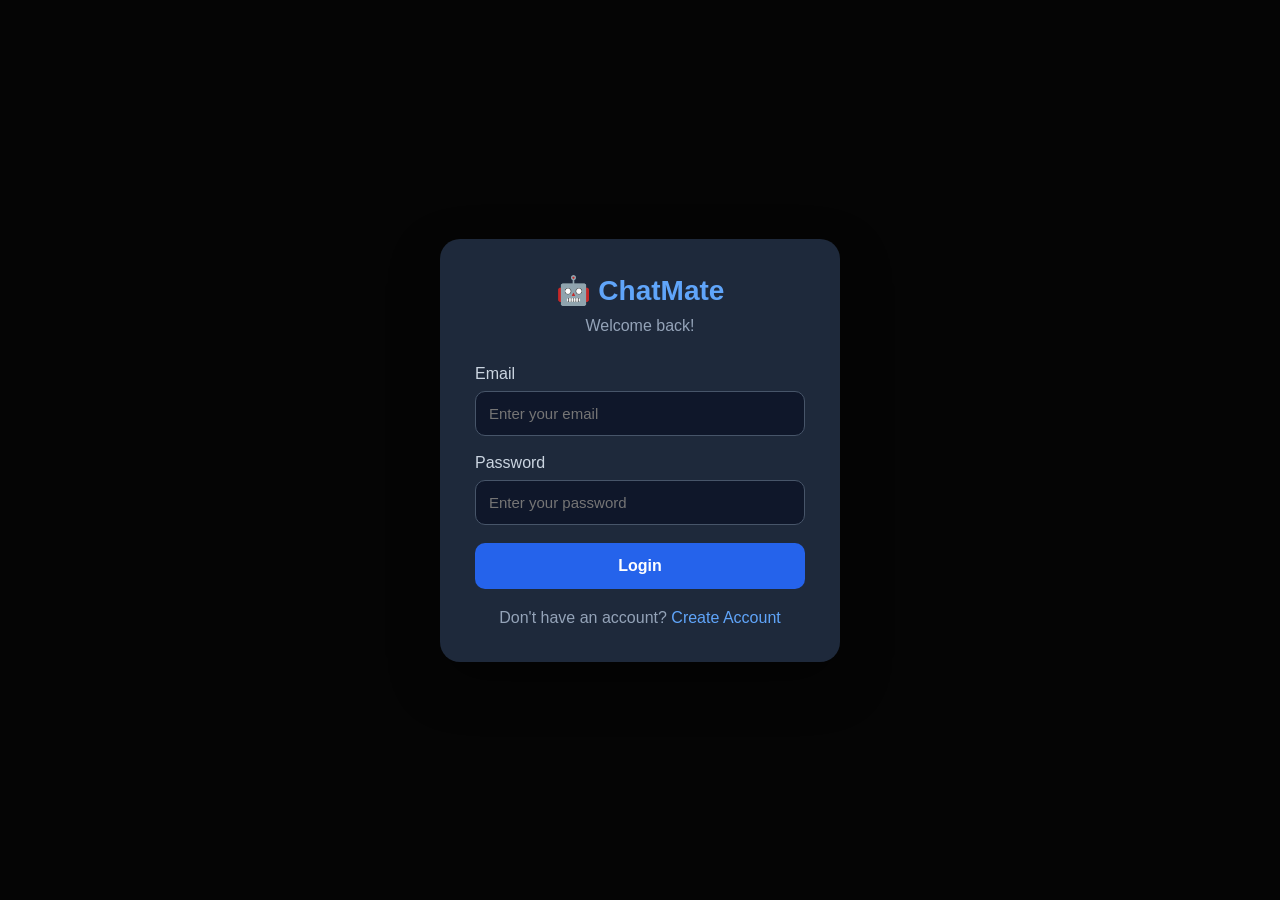
<file: frontend/login.html>
<!DOCTYPE html>
<html lang="en">

<head>
    <meta charset="UTF-8">
    <meta name="viewport" content="width=device-width, initial-scale=1.0">

    <title>ChatMate - Login</title>

    <style>
        * {
            box-sizing: border-box;
            margin: 0;
            padding: 0;
        }

        body {
            min-height: 100vh;
            display: flex;
            justify-content: center;
            align-items: center;
            background: #0f172a;
            font-family: Arial, sans-serif;
            color: white;
        }

        .login-box {
            width: 400px;
            padding: 35px;
            background: #1e293b;
            border-radius: 20px;
            box-shadow: 0 20px 50px rgba(0, 0, 0, 0.4);
        }

        .logo {
            text-align: center;
            font-size: 28px;
            font-weight: bold;
            color: #60a5fa;
            margin-bottom: 10px;
        }

        .subtitle {
            text-align: center;
            color: #94a3b8;
            margin-bottom: 30px;
        }

        .input-group {
            margin-bottom: 18px;
        }

        label {
            display: block;
            margin-bottom: 8px;
            color: #cbd5e1;
        }

        input {
            width: 100%;
            padding: 13px;
            border: 1px solid #475569;
            border-radius: 10px;
            background: #0f172a;
            color: white;
            outline: none;
            font-size: 15px;
        }

        input:focus {
            border-color: #3b82f6;
        }

        button {
            width: 100%;
            padding: 14px;
            border: none;
            border-radius: 10px;
            background: #2563eb;
            color: white;
            font-size: 16px;
            font-weight: bold;
            cursor: pointer;
        }

        button:hover {
            background: #1d4ed8;
        }

        #message {
            text-align: center;
            margin-top: 18px;
            color: #60a5fa;
        }

        .register-link {
            text-align: center;
            margin-top: 20px;
            color: #94a3b8;
        }

        .register-link a {
            color: #60a5fa;
            text-decoration: none;
        }
        body {
    background: #050505;
    color: #f5f5f5;
    font-family: Arial, sans-serif;
}

.auth-container {
    min-height: 100vh;
    display: flex;
    align-items: center;
    justify-content: center;
    background: #050505;
}

.auth-box {
    width: 390px;
    padding: 35px;
    background: #0d0d0d;
    border: 1px solid #252525;
    border-radius: 18px;
    box-shadow: 0 20px 60px rgba(0,0,0,.6);
}

.auth-box h1 {
    text-align: center;
    margin-bottom: 8px;
}

.auth-box p {
    text-align: center;
    color: #777;
    font-size: 13px;
    margin-bottom: 25px;
}

.auth-box input,
.auth-box select {
    width: 100%;
    padding: 13px;
    margin-bottom: 12px;
    background: #151515;
    border: 1px solid #292929;
    border-radius: 9px;
    color: white;
    outline: none;
}

.auth-box input:focus,
.auth-box select:focus {
    border-color: #3b82f6;
}

.auth-box button {
    width: 100%;
    padding: 13px;
    border: none;
    border-radius: 9px;
    background: #2563eb;
    color: white;
    font-weight: 600;
    cursor: pointer;
}

.auth-box button:hover {
    background: #1d4ed8;
}

.auth-box a {
    color: #3b82f6;
    text-decoration: none;
}
    </style>
</head>

<body>

    <div class="login-box">

        <div class="logo">🤖 ChatMate</div>

        <p class="subtitle">
            Welcome back!
        </p>

        <form id="loginForm">

            <div class="input-group">

                <label>Email</label>

                <input
                    type="email"
                    id="email"
                    placeholder="Enter your email"
                    required
                >

            </div>


            <div class="input-group">

                <label>Password</label>

                <input
                    type="password"
                    id="password"
                    placeholder="Enter your password"
                    required
                >

            </div>


            <button type="submit">
                Login
            </button>

        </form>


        <p id="message"></p>


        <div class="register-link">

            Don't have an account?

            <a href="register.html">
                Create Account
            </a>

        </div>

    </div>


    <script>

        const loginForm =
            document.getElementById("loginForm");

        const message =
            document.getElementById("message");


        loginForm.addEventListener("submit", async function(event) {

            event.preventDefault();


            const email =
                document.getElementById("email").value.trim();

            const password =
                document.getElementById("password").value;


            message.textContent = "Logging in...";


            try {

                const response = await fetch(
                    "http://localhost:8082/api/auth/login",
                    {
                        method: "POST",

                        headers: {
                            "Content-Type": "application/json"
                        },

                        body: JSON.stringify({
                            email: email,
                            password: password
                        })
                    }
                );


                const result = await response.json();

if (result && result.id) {

    localStorage.setItem("userId", result.id);
    localStorage.setItem("userName", result.name);
    localStorage.setItem("userEmail", result.email);

    message.textContent = "Login successful!";

    setTimeout(function() {

        window.location.href = "index.html";

    }, 1000);

} else {

    message.textContent =
        "Invalid email or password!";
}


            } catch (error) {

                console.error(error);

                message.textContent =
                    "invalid password.";
            }

        });

    </script>

</body>

</html>
</file>
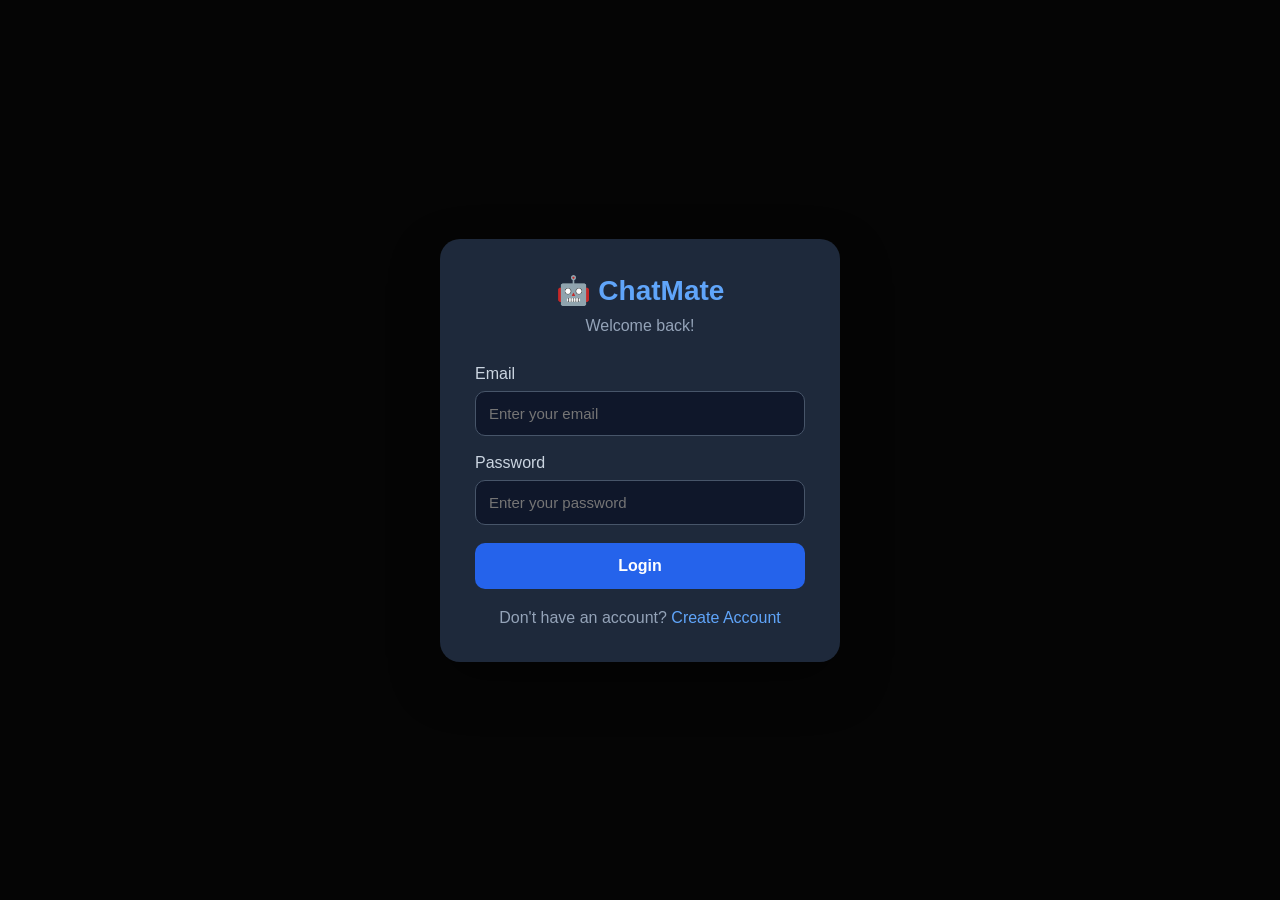
<file: frontend/profile.html>
<!DOCTYPE html>
<html lang="en">

<head>

    <meta charset="UTF-8">
    <meta name="viewport" content="width=device-width, initial-scale=1.0">

    <title>ChatMate - Profile</title>

    <link rel="stylesheet"
          href="https://cdnjs.cloudflare.com/ajax/libs/font-awesome/6.7.2/css/all.min.css">

    <style>

        * {
            margin: 0;
            padding: 0;
            box-sizing: border-box;
            font-family: Arial, sans-serif;
        }

        body {
            min-height: 100vh;
           background: #050505;
    color: #f5f5f5;
            display: flex;
            justify-content: center;
            padding: 35px 20px;
        }

        .profile-card {
            width: 100%;
            max-width: 600px;
           background: linear-gradient(145deg, #111111, #080808);
            border: 1px solid #263449;
            border-radius: 24px;
            padding: 30px;
            box-shadow: 0 30px 80px rgba(0,0,0,.5);
        }

        /* TOP */

        .top-bar {
            display: flex;
            align-items: center;
            justify-content: space-between;
            margin-bottom: 30px;
        }

        .brand {
            display: flex;
            align-items: center;
            gap: 10px;
            font-size: 20px;
            font-weight: 700;
            color: #f8fafc;
        }

        .brand-icon {
            width: 40px;
            height: 40px;
            border-radius: 12px;
            display: flex;
            align-items: center;
            justify-content: center;
            background: linear-gradient(135deg,#2563eb,#4f46e5);
            color: white;
        }

        .back-btn {
            border: 1px solid #334155;
            background: rgba(255,255,255,.03);
            color: #cbd5e1;
            padding: 10px 13px;
            border-radius: 10px;
            cursor: pointer;
        }

        .back-btn:hover {
            background: rgba(59,130,246,.12);
            border-color: #3b82f6;
        }

        /* PROFILE */

        .profile-main {
            text-align: center;
        }

        .avatar {
            width: 100px;
            height: 100px;
            margin: auto;
            border-radius: 28px;

            display: flex;
            align-items: center;
            justify-content: center;

            background: linear-gradient(135deg,#2563eb,#4f46e5);
            color: white;

            font-size: 30px;
            font-weight: 700;

            box-shadow: 0 12px 35px rgba(37,99,235,.35);
        }

        .profile-main h1 {
            margin-top: 18px;
            font-size: 25px;
            color: #f8fafc;
        }

        .profile-main p {
            margin-top: 7px;
            color: #64748b;
            font-size: 14px;
        }

        .online {
            display: inline-flex;
            gap: 6px;
            align-items: center;
            margin-top: 12px;
            padding: 6px 11px;
            border-radius: 20px;
            background: rgba(34,197,94,.08);
            color: #4ade80;
            font-size: 12px;
        }

        .online i {
            font-size: 7px;
        }

        /* SECTION */

        .section-title {
            margin-top: 32px;
            margin-bottom: 12px;
            color: #94a3b8;
            font-size: 12px;
            text-transform: uppercase;
            letter-spacing: 1px;
        }

        /* INFO */

        .info-box {
            display: flex;
            align-items: center;
            gap: 14px;
            padding: 15px;
            margin-bottom: 10px;

            background: rgba(255,255,255,.035);
            border: 1px solid #263449;
            border-radius: 14px;
        }

        .info-icon {
            width: 40px;
            height: 40px;
            flex-shrink: 0;

            display: flex;
            align-items: center;
            justify-content: center;

            border-radius: 11px;
            background: rgba(37,99,235,.12);
            color: #60a5fa;
        }

        .info-content {
            min-width: 0;
        }

        .info-label {
            display: block;
            font-size: 11px;
            color: #64748b;
            margin-bottom: 4px;
        }

        .info-value {
            display: block;
            color: #e2e8f0;
            font-size: 14px;
            overflow: hidden;
            text-overflow: ellipsis;
            white-space: nowrap;
        }

        /* SETTINGS */

        .setting-box {
            display: flex;
            align-items: center;
            justify-content: space-between;

            padding: 15px;

            margin-bottom: 10px;

            background: rgba(255,255,255,.035);
            border: 1px solid #263449;
            border-radius: 14px;
        }

        .setting-left {
            display: flex;
            align-items: center;
            gap: 13px;
        }

        .setting-icon {
            width: 40px;
            height: 40px;

            display: flex;
            align-items: center;
            justify-content: center;

            border-radius: 11px;

            background: rgba(37,99,235,.12);
            color: #60a5fa;
        }

        .setting-text strong {
            display: block;
            color: #e2e8f0;
            font-size: 14px;
        }

        .setting-text span {
            display: block;
            color: #64748b;
            font-size: 11px;
            margin-top: 4px;
        }

        /* TOGGLE */

        .switch {
            position: relative;
            width: 44px;
            height: 24px;
        }

        .switch input {
            display: none;
        }

        .slider {
            position: absolute;
            inset: 0;
            border-radius: 20px;
            background: #334155;
            cursor: pointer;
            transition: .25s;
        }

        .slider:before {
            content: "";
            position: absolute;
            width: 18px;
            height: 18px;
            left: 3px;
            top: 3px;
            background: white;
            border-radius: 50%;
            transition: .25s;
        }

        input:checked + .slider {
            background: #2563eb;
        }

        input:checked + .slider:before {
            transform: translateX(20px);
        }

        /* LANGUAGE */

        .language-select {
            background: #0f172a;
            color: #e2e8f0;
            border: 1px solid #334155;
            border-radius: 9px;
            padding: 8px 10px;
            cursor: pointer;
            outline: none;
        }

        .language-select:focus {
            border-color: #3b82f6;
        }

        /* BUTTONS */

        .actions {
            display: flex;
            gap: 10px;
            margin-top: 30px;
        }

        .action-btn {
            flex: 1;
            padding: 13px;
            border-radius: 12px;
            cursor: pointer;
            font-size: 13px;
            font-weight: 600;
        }

        .chat-btn {
            border: none;
            background: linear-gradient(135deg,#2563eb,#4f46e5);
            color: white;
        }

        .chat-btn:hover {
            box-shadow: 0 8px 20px rgba(37,99,235,.25);
        }

        .logout-btn {
            border: 1px solid #7f1d1d;
            background: rgba(239,68,68,.06);
            color: #f87171;
        }

        .logout-btn:hover {
            background: rgba(239,68,68,.12);
        }

        /* LIGHT MODE */

        body.light-mode .info-box,
        body.light-mode .setting-box {
            background: #f8fafc;
            border-color: #e2e8f0;
        }

        body.light-mode .language-select {
            background: white;
            color: #0f172a;
        }

        @media (max-width: 600px) {

            body {
                padding: 15px;
            }

            .profile-card {
                padding: 22px 18px;
            }

            .actions {
                flex-direction: column;
            }

        }

    </style>

</head>


<body>

<div class="profile-card">

    <!-- TOP -->

    <div class="top-bar">

        <div class="brand">

            <div class="brand-icon">
                <i class="fa-solid fa-robot"></i>
            </div>

            <span>ChatMate</span>

        </div>

        <button class="back-btn" id="backBtn">
            <i class="fa-solid fa-arrow-left"></i>
        </button>

    </div>


    <!-- PROFILE -->

    <div class="profile-main">

        <div class="avatar" id="profileAvatar">
            AS
        </div>

        <h1 id="profileName">
            User
        </h1>

        <p id="profileEmail">
            email@example.com
        </p>

        <div class="online">
            <i class="fa-solid fa-circle"></i>
            Account Active
        </div>

    </div>


    <!-- ACCOUNT INFORMATION -->

    <div class="section-title">
        Account Information
    </div>


    <div class="info-box">

        <div class="info-icon">
            <i class="fa-regular fa-user"></i>
        </div>

        <div class="info-content">

            <span class="info-label">
                Full Name
            </span>

            <span class="info-value" id="infoName">
                User
            </span>

        </div>

    </div>


    <div class="info-box">

        <div class="info-icon">
            <i class="fa-regular fa-envelope"></i>
        </div>

        <div class="info-content">

            <span class="info-label">
                Email Address
            </span>

            <span class="info-value" id="infoEmail">
                email@example.com
            </span>

        </div>

    </div>


    <div class="info-box">

        <div class="info-icon">
            <i class="fa-solid fa-id-card"></i>
        </div>

        <div class="info-content">

            <span class="info-label">
                User ID
            </span>

            <span class="info-value" id="infoId">
                -
            </span>

        </div>

    </div>


    <!-- SETTINGS -->

    <div class="section-title">
        Settings
    </div>


    <!-- APPEARANCE -->

    <div class="setting-box">

        <div class="setting-left">

            <div class="setting-icon">
                <i class="fa-solid fa-palette"></i>
            </div>

            <div class="setting-text">

                <strong>Appearance</strong>

                <span>Switch between dark and light mode</span>

            </div>

        </div>


        <label class="switch">

            <input type="checkbox" id="themeToggle">

            <span class="slider"></span>

        </label>

    </div>


    <!-- LANGUAGE -->

    <div class="setting-box">

        <div class="setting-left">

            <div class="setting-icon">
                <i class="fa-solid fa-language"></i>
            </div>

            <div class="setting-text">

                <strong>Language</strong>

                <span>Preferred ChatMate language</span>

            </div>

        </div>


        <select class="language-select" id="languageSelect">

            <option value="English">English</option>

            <option value="Hindi">Hindi</option>

            <option value="Marathi">Marathi</option>

        </select>

    </div>


    <!-- ACCOUNT -->

    <div class="setting-box">

        <div class="setting-left">

            <div class="setting-icon">
                <i class="fa-solid fa-user-gear"></i>
            </div>

            <div class="setting-text">

                <strong>Account</strong>

                <span>Manage your ChatMate account</span>

            </div>

        </div>

        <i class="fa-solid fa-chevron-right"
           style="color:#64748b;font-size:12px;">
        </i>

    </div>


    <!-- ACTIONS -->

    <div class="actions">

        <button class="action-btn chat-btn" id="chatBtn">

            <i class="fa-solid fa-message"></i>

            Back to Chat

        </button>


        <button class="action-btn logout-btn" id="logoutBtn">

            <i class="fa-solid fa-right-from-bracket"></i>

            Logout

        </button>

    </div>

</div>


<script>

    /* =====================================
       USER DATA
    ===================================== */

    const userId =
        localStorage.getItem("userId");

    const userName =
        localStorage.getItem("userName") || "User";

    const userEmail =
        localStorage.getItem("userEmail") || "";


    /* =====================================
       LOGIN CHECK
    ===================================== */

    if (!userId) {

        window.location.href = "login.html";

    }


    /* =====================================
       INITIALS
    ===================================== */

    function getInitials(name) {

        const words =
            name.trim().split(/\s+/);

        if (words.length === 1) {

            return words[0]
                .substring(0, 2)
                .toUpperCase();

        }

        return (
            words[0].charAt(0) +
            words[words.length - 1].charAt(0)
        ).toUpperCase();

    }


    const initials =
        getInitials(userName);


    /* =====================================
       DISPLAY USER
    ===================================== */

    document.getElementById(
        "profileAvatar"
    ).textContent = initials;


    document.getElementById(
        "profileName"
    ).textContent = userName;


    document.getElementById(
        "profileEmail"
    ).textContent = userEmail;


    document.getElementById(
        "infoName"
    ).textContent = userName;


    document.getElementById(
        "infoEmail"
    ).textContent = userEmail;


    document.getElementById(
        "infoId"
    ).textContent = "#" + userId;


    /* =====================================
       BACK TO CHAT
    ===================================== */

    document.getElementById(
        "backBtn"
    ).addEventListener(
        "click",
        function () {

            window.location.href =
                "index.html";

        }
    );


    document.getElementById(
        "chatBtn"
    ).addEventListener(
        "click",
        function () {

            window.location.href =
                "index.html";

        }
    );


    /* =====================================
       LOGOUT
    ===================================== */

    document.getElementById(
        "logoutBtn"
    ).addEventListener(
        "click",
        function () {

            localStorage.removeItem("userId");

            localStorage.removeItem("userName");

            localStorage.removeItem("userEmail");

            window.location.href =
                "login.html";

        }
    );


    /* =====================================
       APPEARANCE
    ===================================== */

    const themeToggle =
        document.getElementById("themeToggle");


    if (
        localStorage.getItem("chatmateTheme")
        === "light"
    ) {

        document.body.classList.add(
            "light-mode"
        );

        themeToggle.checked = true;

    }


    themeToggle.addEventListener(
        "change",
        function () {

            if (this.checked) {

                document.body.classList.add(
                    "light-mode"
                );

                localStorage.setItem(
                    "chatmateTheme",
                    "light"
                );

            } else {

                document.body.classList.remove(
                    "light-mode"
                );

                localStorage.setItem(
                    "chatmateTheme",
                    "dark"
                );

            }

        }
    );


    /* =====================================
       LANGUAGE
    ===================================== */

    const languageSelect =
        document.getElementById(
            "languageSelect"
        );


    const savedLanguage =
        localStorage.getItem(
            "chatmateLanguage"
        );


    if (savedLanguage) {

        languageSelect.value =
            savedLanguage;

    }


    languageSelect.addEventListener(
        "change",
        function () {

            localStorage.setItem(
                "chatmateLanguage",
                this.value
            );

        }
    );

</script>

</body>

</html>
</file>
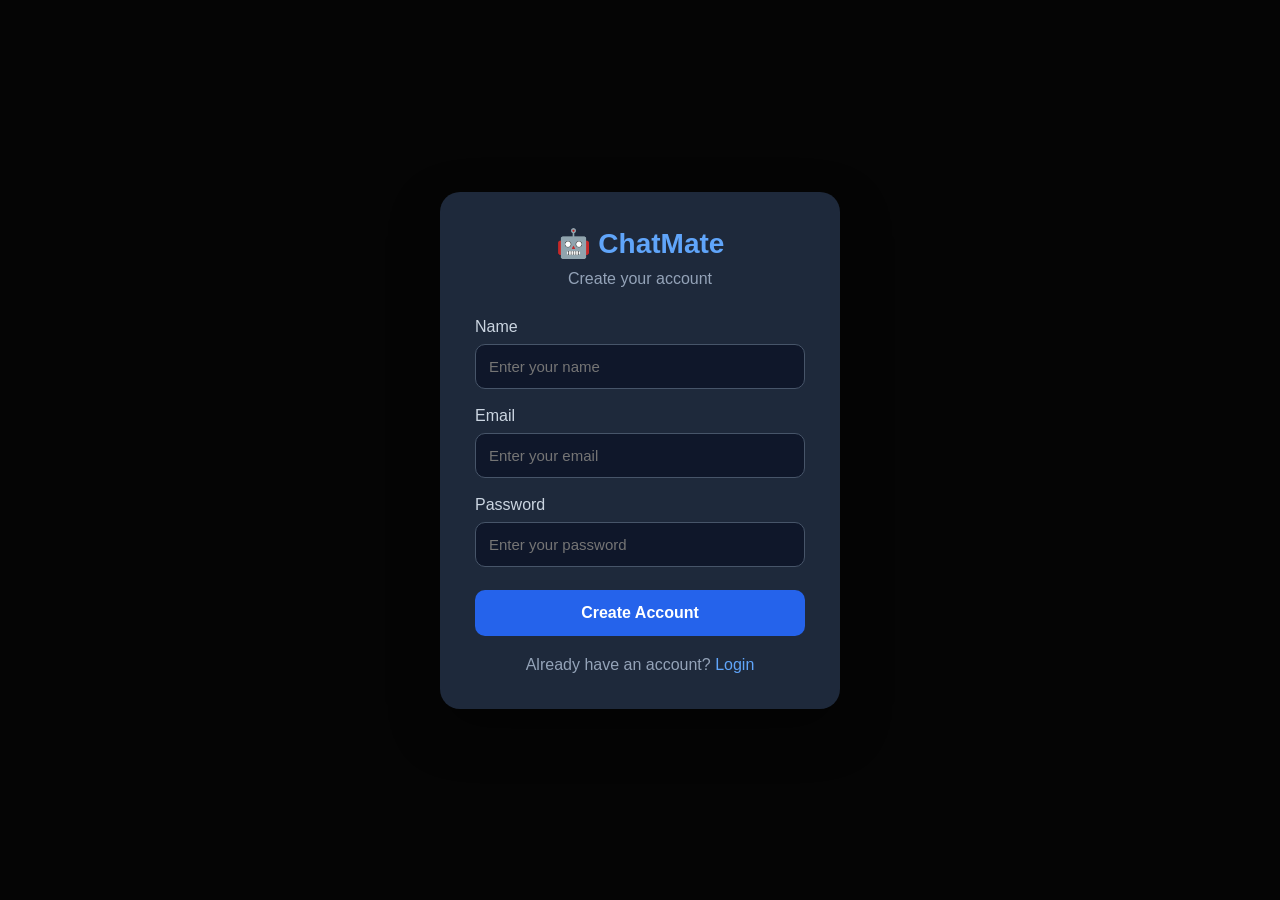
<file: frontend/register.html>
<!DOCTYPE html>
<html lang="en">

<head>
    <meta charset="UTF-8">
    <meta name="viewport" content="width=device-width, initial-scale=1.0">

    <title>ChatMate - Register</title>

    <style>
        * {
            box-sizing: border-box;
            margin: 0;
            padding: 0;
        }

        body {
            min-height: 100vh;
            display: flex;
            justify-content: center;
            align-items: center;
            background: #0f172a;
            font-family: Arial, sans-serif;
            color: white;
        }

        .register-box {
            width: 400px;
            padding: 35px;
            background: #1e293b;
            border-radius: 20px;
            box-shadow: 0 20px 50px rgba(0, 0, 0, 0.4);
        }

        .logo {
            text-align: center;
            font-size: 28px;
            font-weight: bold;
            color: #60a5fa;
            margin-bottom: 10px;
        }

        .subtitle {
            text-align: center;
            color: #94a3b8;
            margin-bottom: 30px;
        }

        .input-group {
            margin-bottom: 18px;
        }

        label {
            display: block;
            margin-bottom: 8px;
            color: #cbd5e1;
        }

        input {
            width: 100%;
            padding: 13px;
            border: 1px solid #475569;
            border-radius: 10px;
            background: #0f172a;
            color: white;
            outline: none;
            font-size: 15px;
        }

        input:focus {
            border-color: #3b82f6;
        }

        button {
            width: 100%;
            padding: 14px;
            border: none;
            border-radius: 10px;
            background: #2563eb;
            color: white;
            font-size: 16px;
            font-weight: bold;
            cursor: pointer;
            margin-top: 5px;
        }

        button:hover {
            background: #1d4ed8;
        }

        #message {
            text-align: center;
            margin-top: 18px;
            color: #60a5fa;
        }

        .login-link {
            text-align: center;
            margin-top: 20px;
            color: #94a3b8;
        }

        .login-link a {
            color: #60a5fa;
            text-decoration: none;
        }
        body {
    background: #050505;
    color: #f5f5f5;
    font-family: Arial, sans-serif;
}

.auth-container {
    min-height: 100vh;
    display: flex;
    align-items: center;
    justify-content: center;
    background: #050505;
}

.auth-box {
    width: 390px;
    padding: 35px;
    background: #0d0d0d;
    border: 1px solid #252525;
    border-radius: 18px;
    box-shadow: 0 20px 60px rgba(0,0,0,.6);
}

.auth-box h1 {
    text-align: center;
    margin-bottom: 8px;
}

.auth-box p {
    text-align: center;
    color: #777;
    font-size: 13px;
    margin-bottom: 25px;
}

.auth-box input,
.auth-box select {
    width: 100%;
    padding: 13px;
    margin-bottom: 12px;
    background: #151515;
    border: 1px solid #292929;
    border-radius: 9px;
    color: white;
    outline: none;
}

.auth-box input:focus,
.auth-box select:focus {
    border-color: #3b82f6;
}

.auth-box button {
    width: 100%;
    padding: 13px;
    border: none;
    border-radius: 9px;
    background: #2563eb;
    color: white;
    font-weight: 600;
    cursor: pointer;
}

.auth-box button:hover {
    background: #1d4ed8;
}

.auth-box a {
    color: #3b82f6;
    text-decoration: none;
}
    </style>
</head>

<body>

    <div class="register-box">

        <div class="logo">🤖 ChatMate</div>

        <p class="subtitle">
            Create your account
        </p>

        <form id="registerForm">

            <div class="input-group">
                <label>Name</label>
                <input
                    type="text"
                    id="name"
                    placeholder="Enter your name"
                    required
                >
            </div>

            <div class="input-group">
                <label>Email</label>
                <input
                    type="email"
                    id="email"
                    placeholder="Enter your email"
                    required
                >
            </div>

            <div class="input-group">
                <label>Password</label>
                <input
                    type="password"
                    id="password"
                    placeholder="Enter your password"
                    required
                >
            </div>

            <button type="submit">
                Create Account
            </button>

        </form>

        <p id="message"></p>

        <div class="login-link">
            Already have an account?
            <a href="login.html">Login</a>
        </div>

    </div>


    <script>

        const registerForm =
            document.getElementById("registerForm");

        const message =
            document.getElementById("message");


        registerForm.addEventListener("submit", async function(event) {

            event.preventDefault();


            const name =
                document.getElementById("name").value.trim();

            const email =
                document.getElementById("email").value.trim();

            const password =
                document.getElementById("password").value;


            message.textContent = "Creating account...";


            try {

                const response = await fetch(
                    "http://localhost:8082/api/auth/register",
                    {
                        method: "POST",

                        headers: {
                            "Content-Type": "application/json"
                        },

                        body: JSON.stringify({
                            name: name,
                            email: email,
                            password: password
                        })
                    }
                );


                const result = await response.text();


                message.textContent = result;


                if (result === "Registration successful!") {

                    registerForm.reset();

                    setTimeout(function() {

                        window.location.href = "login.html";

                    }, 1500);
                }


            } catch (error) {

                console.error(error);

                message.textContent =
                    "❌ Backend connection failed.";
            }

        });

    </script>

</body>

</html>
</file>
